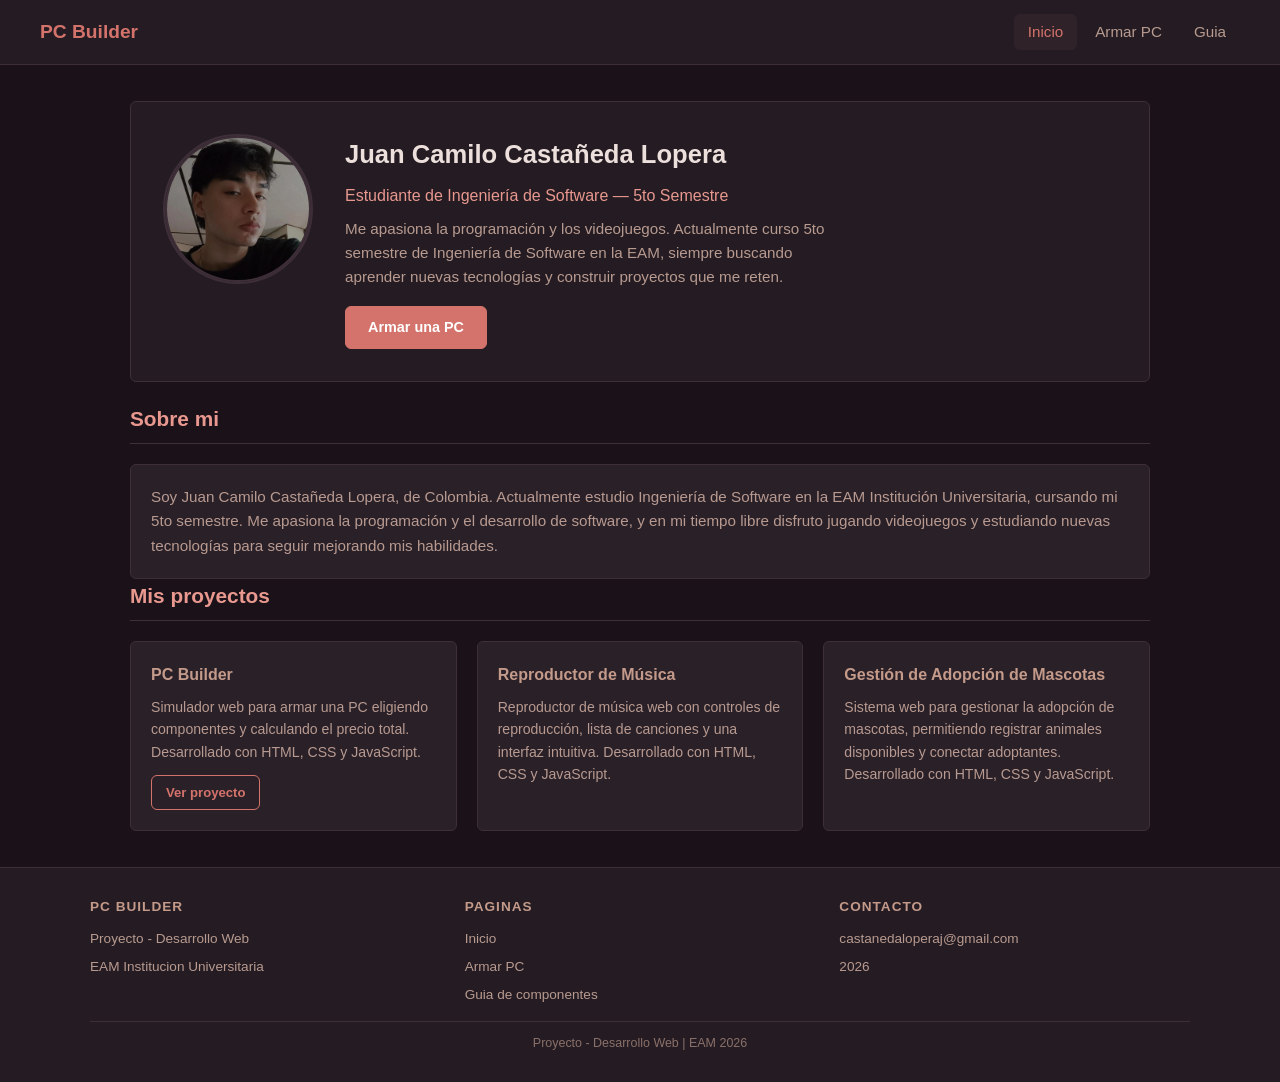
<file: index.html>
<!DOCTYPE html>
<html lang="es">

<head>
  <meta charset="UTF-8" />
  <meta name="viewport" content="width=device-width, initial-scale=1.0" />
  <title>PC Builder</title>
  <link rel="stylesheet" href="css/styles.css" />
</head>

<body>

  <header>
    <a href="index.html" class="logo">PC Builder</a>
    <nav>
      <ul>
        <li><a href="index.html" class="active">Inicio</a></li>
        <li><a href="pages/builder.html">Armar PC</a></li>
        <li>
          <a href="pages/guia.html">Guia</a>
          <ul class="submenu">
            <li><a href="pages/guia.html#cpu">Procesadores</a></li>
            <li><a href="pages/guia.html#gpu">Tarjetas de video</a></li>
            <li><a href="pages/guia.html#ram">Memoria RAM</a></li>
          </ul>
        </li>
      </ul>
    </nav>
  </header>

  <main>

    <!-- Aqui pongo mi foto y datos principales -->
    <section class="perfil">
      <div class="perfil-foto">
        <img class="perfil-foto" src="images/Screenshot_2026-03-18-15-46-43-124_com.miui.gallery[1].jpg" alt="">
      </div>
      <div class="perfil-info">
        <h1 class="perfil-nombre">Juan Camilo Castañeda Lopera</h1>
        <p class="perfil-titulo">Estudiante de Ingeniería de Software — 5to Semestre</p>
        <p class="perfil-desc">
          Me apasiona la programación y los videojuegos. Actualmente curso 5to semestre
          de Ingeniería de Software en la EAM, siempre buscando aprender nuevas tecnologías
          y construir proyectos que me reten.
        </p>
        <div style="margin-top: 8px;">
          <a href="pages/builder.html" class="btn btn-principal">Armar una PC</a>
        </div>
      </div>
    </section>

    <!-- Un poco sobre mi -->
    <section>
      <h2 class="titulo-seccion">Sobre mi</h2>
      <div class="card">
        <p style="color: var(--texto-suave); font-size: 0.95rem;">
          Soy Juan Camilo Castañeda Lopera, de Colombia. Actualmente estudio Ingeniería
          de Software en la EAM Institución Universitaria, cursando mi 5to semestre.
          Me apasiona la programación y el desarrollo de software, y en mi tiempo libre
          disfruto jugando videojuegos y estudiando nuevas tecnologías para seguir
          mejorando mis habilidades.
        </p>
      </div>
    </section>

    <!-- Los proyectos que he hecho -->
    <section>
      <h2 class="titulo-seccion">Mis proyectos</h2>
      <div class="cards-row">

        <article class="card">
          <h3 class="card-titulo">PC Builder</h3>
          <p style="color: var(--texto-suave); font-size: 0.88rem;">
            Simulador web para armar una PC eligiendo componentes y calculando el precio total.
            Desarrollado con HTML, CSS y JavaScript.
          </p>
          <div style="margin-top: 12px;">
            <a href="pages/builder.html" class="btn btn-contorno" style="font-size: 0.82rem; padding: 6px 14px;">Ver
              proyecto</a>
          </div>
        </article>

        <article class="card">
          <h3 class="card-titulo">Reproductor de Música</h3>
          <p style="color: var(--texto-suave); font-size: 0.88rem;">
            Reproductor de música web con controles de reproducción, lista de canciones
            y una interfaz intuitiva. Desarrollado con HTML, CSS y JavaScript.
          </p>
        </article>

        <article class="card">
          <h3 class="card-titulo">Gestión de Adopción de Mascotas</h3>
          <p style="color: var(--texto-suave); font-size: 0.88rem;">
            Sistema web para gestionar la adopción de mascotas, permitiendo registrar
            animales disponibles y conectar adoptantes. Desarrollado con HTML, CSS y JavaScript.
          </p>
        </article>

      </div>
    </section>

  </main>

  <footer>
    <div class="footer-inner">
      <div class="footer-col">
        <h4>PC Builder</h4>
        <p>Proyecto - Desarrollo Web</p>
        <p>EAM Institucion Universitaria</p>
      </div>
      <div class="footer-col">
        <h4>Paginas</h4>
        <a href="index.html">Inicio</a>
        <a href="pages/builder.html">Armar PC</a>
        <a href="pages/guia.html">Guia de componentes</a>
      </div>
      <div class="footer-col">
        <h4>Contacto</h4>
        <p>castanedaloperaj@gmail.com</p>
        <p>2026</p>
      </div>
    </div>
    <div class="footer-base">
      <p>Proyecto - Desarrollo Web | EAM 2026</p>
    </div>
  </footer>

</body>

</html>
</file>
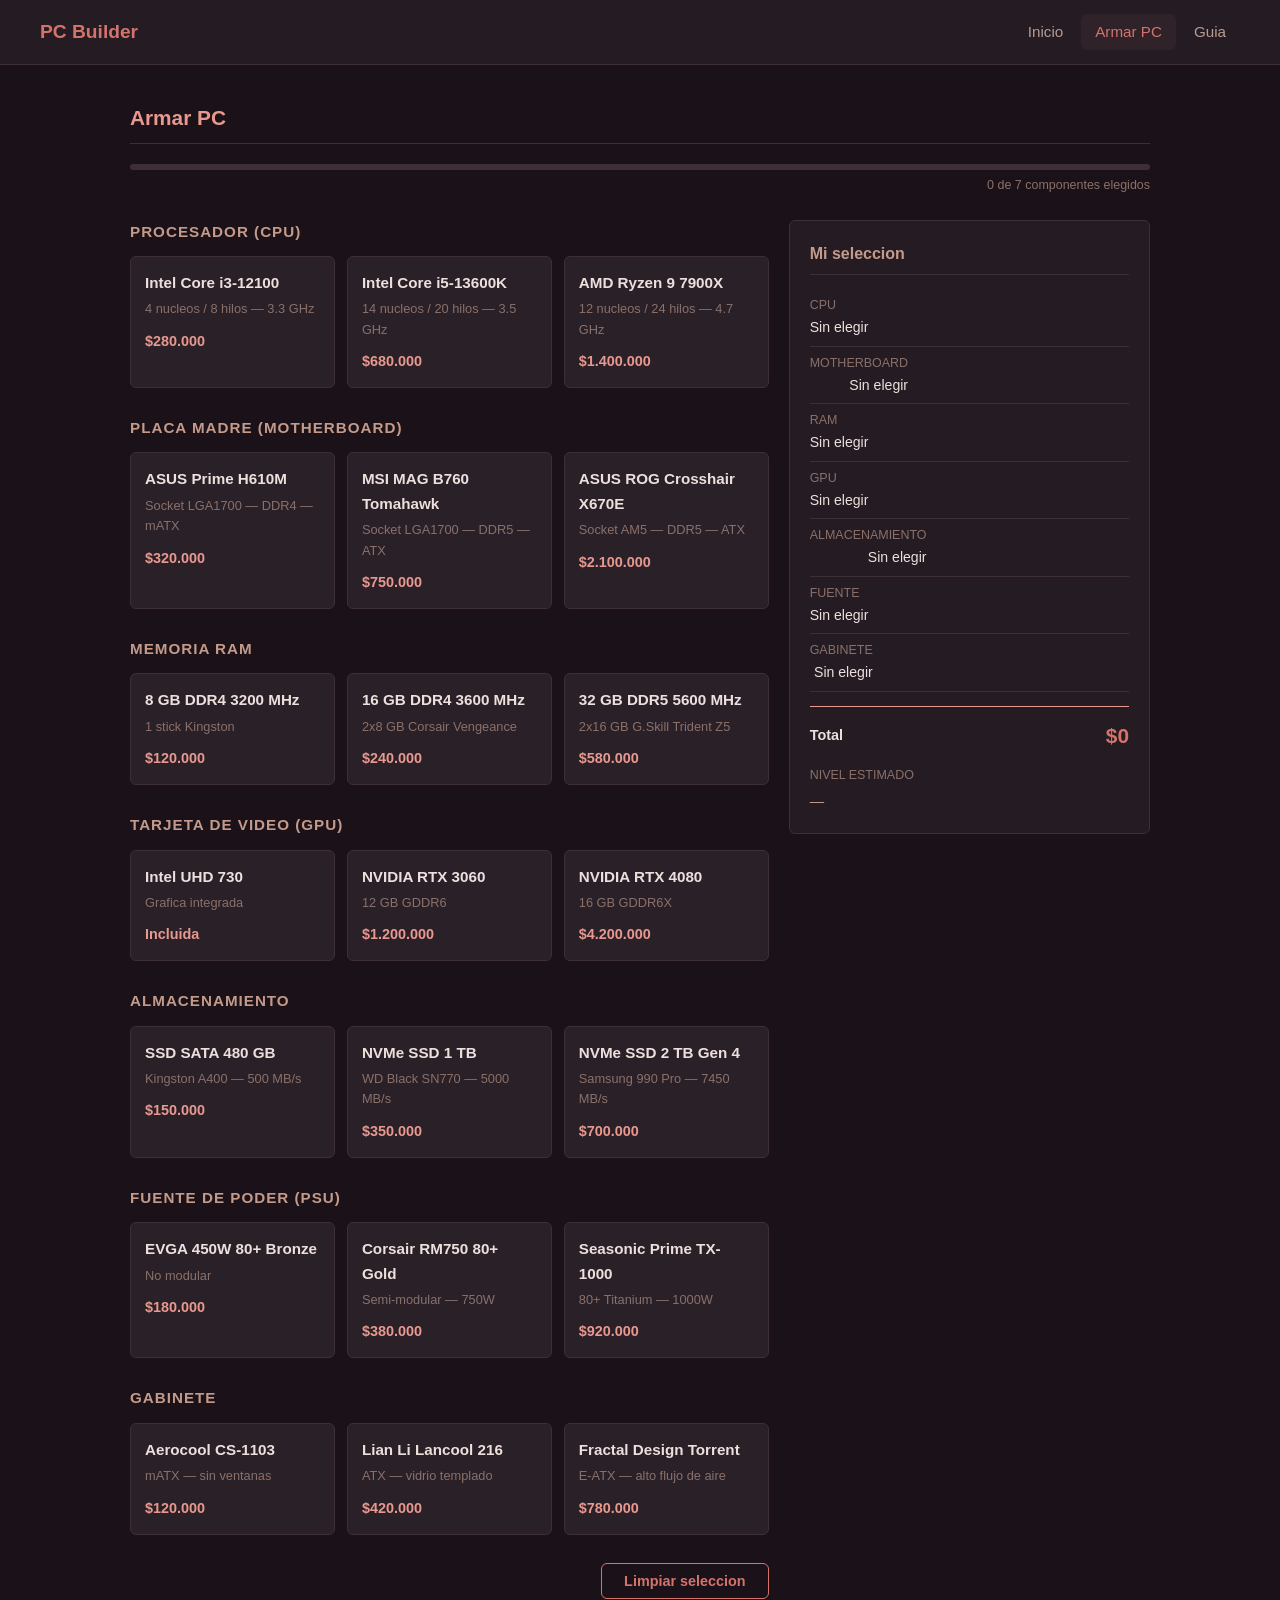
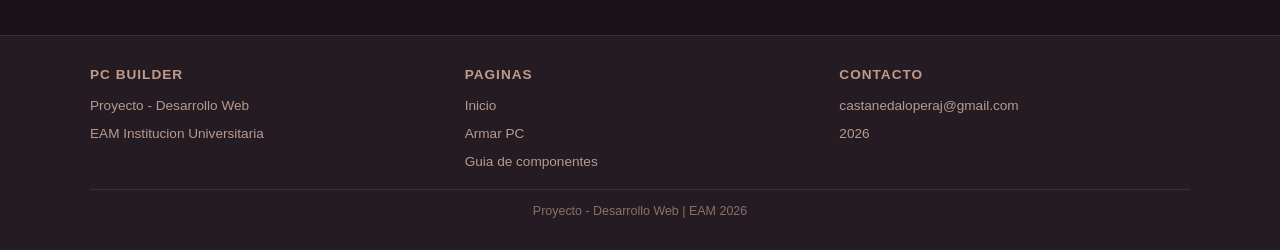
<file: pages/builder.html>
<!DOCTYPE html>
<html lang="es">
<head>
  <meta charset="UTF-8" />
  <meta name="viewport" content="width=device-width, initial-scale=1.0" />
  <title>Armar PC - PC Builder</title>
  <link rel="stylesheet" href="../css/styles.css" />
</head>
<body>

  <header>
    <a href="../index.html" class="logo">PC Builder</a>
    <nav>
      <ul>
        <li><a href="../index.html">Inicio</a></li>
        <li><a href="builder.html" class="active">Armar PC</a></li>
        <li>
          <a href="guia.html">Guia</a>
          <ul class="submenu">
            <li><a href="guia.html#cpu">Procesadores</a></li>
            <li><a href="guia.html#gpu">Tarjetas de video</a></li>
            <li><a href="guia.html#ram">Memoria RAM</a></li>
          </ul>
        </li>
      </ul>
    </nav>
  </header>

  <main>
    <h2 class="titulo-seccion">Armar PC</h2>

    <!-- La barrita que muestra cuantos componentes van -->
    <div style="margin-bottom: 24px;">
      <div class="barra-fondo">
        <div class="barra-relleno" id="barra" style="width: 0%;"></div>
      </div>
      <p class="barra-texto" id="progreso-texto">0 de 7 componentes elegidos</p>
    </div>

    <!-- Divido la pagina en dos: las opciones y el resumen -->
    <div class="layout-dos">

      <!-- Aqui van todas las opciones de componentes -->
      <article>

        <div class="grupo">
          <h3>Procesador (CPU)</h3>
          <div class="opciones">
            <div class="opcion">
              <span class="opcion-nombre">Intel Core i3-12100</span>
              <span class="opcion-spec">4 nucleos / 8 hilos — 3.3 GHz</span>
              <span class="opcion-precio">$280.000</span>
            </div>
            <div class="opcion">
              <span class="opcion-nombre">Intel Core i5-13600K</span>
              <span class="opcion-spec">14 nucleos / 20 hilos — 3.5 GHz</span>
              <span class="opcion-precio">$680.000</span>
            </div>
            <div class="opcion">
              <span class="opcion-nombre">AMD Ryzen 9 7900X</span>
              <span class="opcion-spec">12 nucleos / 24 hilos — 4.7 GHz</span>
              <span class="opcion-precio">$1.400.000</span>
            </div>
          </div>
        </div>

        <div class="grupo">
          <h3>Placa madre (Motherboard)</h3>
          <div class="opciones">
            <div class="opcion">
              <span class="opcion-nombre">ASUS Prime H610M</span>
              <span class="opcion-spec">Socket LGA1700 — DDR4 — mATX</span>
              <span class="opcion-precio">$320.000</span>
            </div>
            <div class="opcion">
              <span class="opcion-nombre">MSI MAG B760 Tomahawk</span>
              <span class="opcion-spec">Socket LGA1700 — DDR5 — ATX</span>
              <span class="opcion-precio">$750.000</span>
            </div>
            <div class="opcion">
              <span class="opcion-nombre">ASUS ROG Crosshair X670E</span>
              <span class="opcion-spec">Socket AM5 — DDR5 — ATX</span>
              <span class="opcion-precio">$2.100.000</span>
            </div>
          </div>
        </div>

        <div class="grupo">
          <h3>Memoria RAM</h3>
          <div class="opciones">
            <div class="opcion">
              <span class="opcion-nombre">8 GB DDR4 3200 MHz</span>
              <span class="opcion-spec">1 stick Kingston</span>
              <span class="opcion-precio">$120.000</span>
            </div>
            <div class="opcion">
              <span class="opcion-nombre">16 GB DDR4 3600 MHz</span>
              <span class="opcion-spec">2x8 GB Corsair Vengeance</span>
              <span class="opcion-precio">$240.000</span>
            </div>
            <div class="opcion">
              <span class="opcion-nombre">32 GB DDR5 5600 MHz</span>
              <span class="opcion-spec">2x16 GB G.Skill Trident Z5</span>
              <span class="opcion-precio">$580.000</span>
            </div>
          </div>
        </div>

        <div class="grupo">
          <h3>Tarjeta de video (GPU)</h3>
          <div class="opciones">
            <div class="opcion">
              <span class="opcion-nombre">Intel UHD 730</span>
              <span class="opcion-spec">Grafica integrada</span>
              <span class="opcion-precio">Incluida</span>
            </div>
            <div class="opcion">
              <span class="opcion-nombre">NVIDIA RTX 3060</span>
              <span class="opcion-spec">12 GB GDDR6</span>
              <span class="opcion-precio">$1.200.000</span>
            </div>
            <div class="opcion">
              <span class="opcion-nombre">NVIDIA RTX 4080</span>
              <span class="opcion-spec">16 GB GDDR6X</span>
              <span class="opcion-precio">$4.200.000</span>
            </div>
          </div>
        </div>

        <div class="grupo">
          <h3>Almacenamiento</h3>
          <div class="opciones">
            <div class="opcion">
              <span class="opcion-nombre">SSD SATA 480 GB</span>
              <span class="opcion-spec">Kingston A400 — 500 MB/s</span>
              <span class="opcion-precio">$150.000</span>
            </div>
            <div class="opcion">
              <span class="opcion-nombre">NVMe SSD 1 TB</span>
              <span class="opcion-spec">WD Black SN770 — 5000 MB/s</span>
              <span class="opcion-precio">$350.000</span>
            </div>
            <div class="opcion">
              <span class="opcion-nombre">NVMe SSD 2 TB Gen 4</span>
              <span class="opcion-spec">Samsung 990 Pro — 7450 MB/s</span>
              <span class="opcion-precio">$700.000</span>
            </div>
          </div>
        </div>

        <div class="grupo">
          <h3>Fuente de poder (PSU)</h3>
          <div class="opciones">
            <div class="opcion">
              <span class="opcion-nombre">EVGA 450W 80+ Bronze</span>
              <span class="opcion-spec">No modular</span>
              <span class="opcion-precio">$180.000</span>
            </div>
            <div class="opcion">
              <span class="opcion-nombre">Corsair RM750 80+ Gold</span>
              <span class="opcion-spec">Semi-modular — 750W</span>
              <span class="opcion-precio">$380.000</span>
            </div>
            <div class="opcion">
              <span class="opcion-nombre">Seasonic Prime TX-1000</span>
              <span class="opcion-spec">80+ Titanium — 1000W</span>
              <span class="opcion-precio">$920.000</span>
            </div>
          </div>
        </div>

        <div class="grupo">
          <h3>Gabinete</h3>
          <div class="opciones">
            <div class="opcion">
              <span class="opcion-nombre">Aerocool CS-1103</span>
              <span class="opcion-spec">mATX — sin ventanas</span>
              <span class="opcion-precio">$120.000</span>
            </div>
            <div class="opcion">
              <span class="opcion-nombre">Lian Li Lancool 216</span>
              <span class="opcion-spec">ATX — vidrio templado</span>
              <span class="opcion-precio">$420.000</span>
            </div>
            <div class="opcion">
              <span class="opcion-nombre">Fractal Design Torrent</span>
              <span class="opcion-spec">E-ATX — alto flujo de aire</span>
              <span class="opcion-precio">$780.000</span>
            </div>
          </div>
        </div>

        <div style="display: flex; justify-content: flex-end; margin-top: 8px; gap: 10px;">
          <button class="btn btn-contorno">Limpiar seleccion</button>
        </div>

      </article>

      <!-- Esto muestra lo que se va eligiendo -->
      <aside>
        <h3>Mi seleccion</h3>

        <div class="aside-fila">
          <div>
            <div class="aside-label">CPU</div>
            <div class="aside-valor" id="r-CPU">Sin elegir</div>
          </div>
        </div>
        <div class="aside-fila">
          <div>
            <div class="aside-label">Motherboard</div>
            <div class="aside-valor" id="r-Motherboard">Sin elegir</div>
          </div>
        </div>
        <div class="aside-fila">
          <div>
            <div class="aside-label">RAM</div>
            <div class="aside-valor" id="r-RAM">Sin elegir</div>
          </div>
        </div>
        <div class="aside-fila">
          <div>
            <div class="aside-label">GPU</div>
            <div class="aside-valor" id="r-GPU">Sin elegir</div>
          </div>
        </div>
        <div class="aside-fila">
          <div>
            <div class="aside-label">Almacenamiento</div>
            <div class="aside-valor" id="r-Almacenamiento">Sin elegir</div>
          </div>
        </div>
        <div class="aside-fila">
          <div>
            <div class="aside-label">Fuente</div>
            <div class="aside-valor" id="r-Fuente">Sin elegir</div>
          </div>
        </div>
        <div class="aside-fila">
          <div>
            <div class="aside-label">Gabinete</div>
            <div class="aside-valor" id="r-Gabinete">Sin elegir</div>
          </div>
        </div>

        <div class="total">
          <span class="total-label">Total</span>
          <span class="total-monto" id="total">$0</span>
        </div>

        <div style="margin-top: 14px;">
          <div class="aside-label" style="margin-bottom: 4px;">Nivel estimado</div>
          <div id="nivel" style="font-size: 0.9rem; color: var(--texto-suave);">—</div>
        </div>
      </aside>

    </div>
  </main>

  <footer>
    <div class="footer-inner">
      <div class="footer-col">
        <h4>PC Builder</h4>
        <p>Proyecto - Desarrollo Web</p>
        <p>EAM Institucion Universitaria</p>
      </div>
      <div class="footer-col">
        <h4>Paginas</h4>
        <a href="../index.html">Inicio</a>
        <a href="builder.html">Armar PC</a>
        <a href="guia.html">Guia de componentes</a>
      </div>
      <div class="footer-col">
        <h4>Contacto</h4>
        <p>castanedaloperaj@gmail.com</p>
        <p>2026</p>
      </div>
    </div>
    <div class="footer-base">
      <p>Proyecto - Desarrollo Web | EAM 2026</p>
    </div>
  </footer>


</body>
</html>
</file>
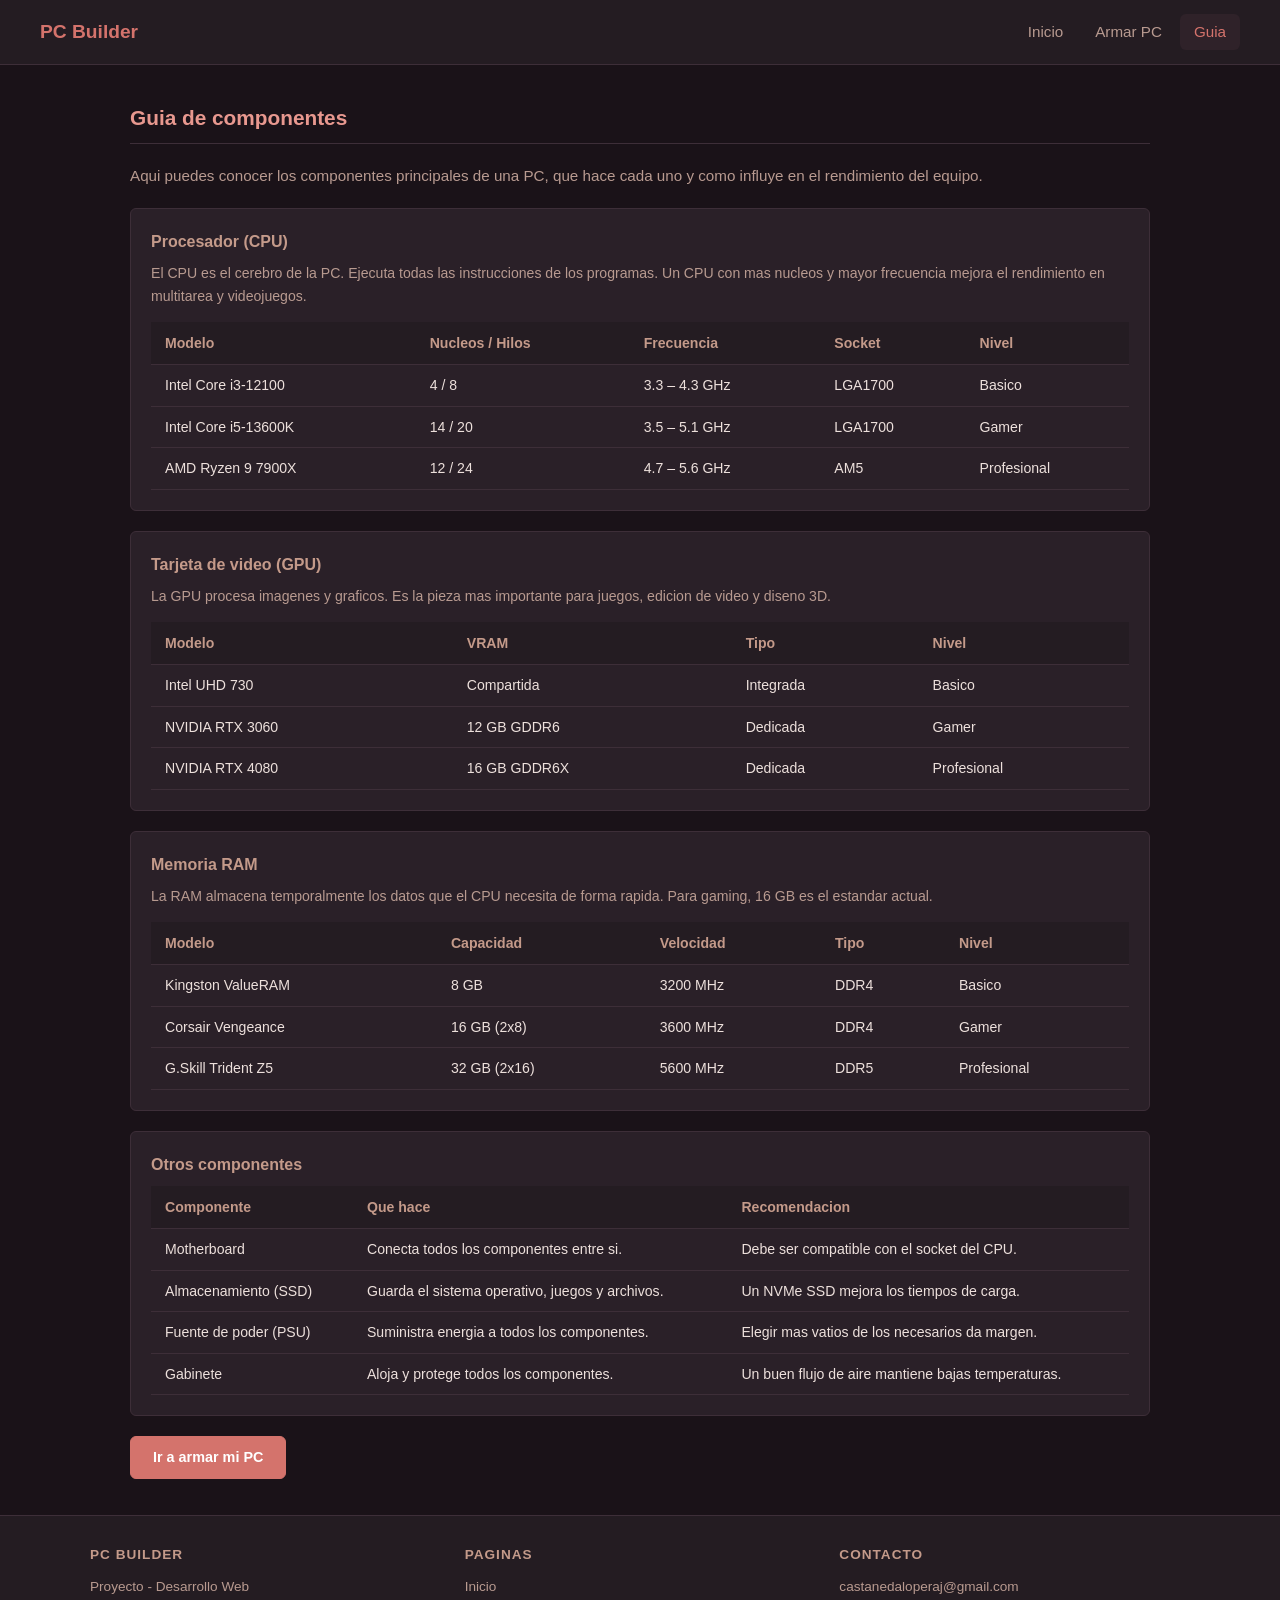
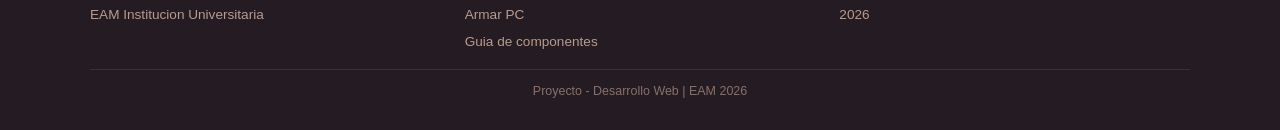
<file: pages/guia.html>
<!DOCTYPE html>
<html lang="es">
<head>
  <meta charset="UTF-8" />
  <meta name="viewport" content="width=device-width, initial-scale=1.0" />
  <title>Guia de componentes - PC Builder</title>
  <link rel="stylesheet" href="../css/styles.css" />
</head>
<body>

  <header>
    <a href="../index.html" class="logo">PC Builder</a>
    <nav>
      <ul>
        <li><a href="../index.html">Inicio</a></li>
        <li><a href="builder.html">Armar PC</a></li>
        <li>
          <a href="guia.html" class="active">Guia</a>
          <ul class="submenu">
            <li><a href="#cpu">Procesadores</a></li>
            <li><a href="#gpu">Tarjetas de video</a></li>
            <li><a href="#ram">Memoria RAM</a></li>
          </ul>
        </li>
      </ul>
    </nav>
  </header>

  <main>
    <div class="layout-uno">

      <section>
        <h2 class="titulo-seccion">Guia de componentes</h2>
        <p style="color: var(--texto-suave); font-size: 0.95rem;">
          Aqui puedes conocer los componentes principales de una PC, que hace cada uno
          y como influye en el rendimiento del equipo.
        </p>
      </section>

      <!-- Seccion de procesadores -->
      <section id="cpu">
        <div class="card">
          <h3 class="card-titulo">Procesador (CPU)</h3>
          <p style="color: var(--texto-suave); font-size: 0.88rem; margin-bottom: 14px;">
            El CPU es el cerebro de la PC. Ejecuta todas las instrucciones de los programas.
            Un CPU con mas nucleos y mayor frecuencia mejora el rendimiento en multitarea y videojuegos.
          </p>
          <div class="tabla-wrap">
            <table>
              <thead>
                <tr>
                  <th>Modelo</th>
                  <th>Nucleos / Hilos</th>
                  <th>Frecuencia</th>
                  <th>Socket</th>
                  <th>Nivel</th>
                </tr>
              </thead>
              <tbody>
                <tr>
                  <td>Intel Core i3-12100</td>
                  <td>4 / 8</td>
                  <td>3.3 – 4.3 GHz</td>
                  <td>LGA1700</td>
                  <td>Basico</td>
                </tr>
                <tr>
                  <td>Intel Core i5-13600K</td>
                  <td>14 / 20</td>
                  <td>3.5 – 5.1 GHz</td>
                  <td>LGA1700</td>
                  <td>Gamer</td>
                </tr>
                <tr>
                  <td>AMD Ryzen 9 7900X</td>
                  <td>12 / 24</td>
                  <td>4.7 – 5.6 GHz</td>
                  <td>AM5</td>
                  <td>Profesional</td>
                </tr>
              </tbody>
            </table>
          </div>
        </div>
      </section>

      <!-- Seccion de tarjetas de video -->
      <section id="gpu">
        <div class="card">
          <h3 class="card-titulo">Tarjeta de video (GPU)</h3>
          <p style="color: var(--texto-suave); font-size: 0.88rem; margin-bottom: 14px;">
            La GPU procesa imagenes y graficos. Es la pieza mas importante para juegos,
            edicion de video y diseno 3D.
          </p>
          <div class="tabla-wrap">
            <table>
              <thead>
                <tr>
                  <th>Modelo</th>
                  <th>VRAM</th>
                  <th>Tipo</th>
                  <th>Nivel</th>
                </tr>
              </thead>
              <tbody>
                <tr>
                  <td>Intel UHD 730</td>
                  <td>Compartida</td>
                  <td>Integrada</td>
                  <td>Basico</td>
                </tr>
                <tr>
                  <td>NVIDIA RTX 3060</td>
                  <td>12 GB GDDR6</td>
                  <td>Dedicada</td>
                  <td>Gamer</td>
                </tr>
                <tr>
                  <td>NVIDIA RTX 4080</td>
                  <td>16 GB GDDR6X</td>
                  <td>Dedicada</td>
                  <td>Profesional</td>
                </tr>
              </tbody>
            </table>
          </div>
        </div>
      </section>

      <!-- Seccion de memoria RAM -->
      <section id="ram">
        <div class="card">
          <h3 class="card-titulo">Memoria RAM</h3>
          <p style="color: var(--texto-suave); font-size: 0.88rem; margin-bottom: 14px;">
            La RAM almacena temporalmente los datos que el CPU necesita de forma rapida.
            Para gaming, 16 GB es el estandar actual.
          </p>
          <div class="tabla-wrap">
            <table>
              <thead>
                <tr>
                  <th>Modelo</th>
                  <th>Capacidad</th>
                  <th>Velocidad</th>
                  <th>Tipo</th>
                  <th>Nivel</th>
                </tr>
              </thead>
              <tbody>
                <tr>
                  <td>Kingston ValueRAM</td>
                  <td>8 GB</td>
                  <td>3200 MHz</td>
                  <td>DDR4</td>
                  <td>Basico</td>
                </tr>
                <tr>
                  <td>Corsair Vengeance</td>
                  <td>16 GB (2x8)</td>
                  <td>3600 MHz</td>
                  <td>DDR4</td>
                  <td>Gamer</td>
                </tr>
                <tr>
                  <td>G.Skill Trident Z5</td>
                  <td>32 GB (2x16)</td>
                  <td>5600 MHz</td>
                  <td>DDR5</td>
                  <td>Profesional</td>
                </tr>
              </tbody>
            </table>
          </div>
        </div>
      </section>

      <!-- Los demas componentes que tambien importan -->
      <section>
        <div class="card">
          <h3 class="card-titulo">Otros componentes</h3>
          <div class="tabla-wrap">
            <table>
              <thead>
                <tr>
                  <th>Componente</th>
                  <th>Que hace</th>
                  <th>Recomendacion</th>
                </tr>
              </thead>
              <tbody>
                <tr>
                  <td>Motherboard</td>
                  <td>Conecta todos los componentes entre si.</td>
                  <td>Debe ser compatible con el socket del CPU.</td>
                </tr>
                <tr>
                  <td>Almacenamiento (SSD)</td>
                  <td>Guarda el sistema operativo, juegos y archivos.</td>
                  <td>Un NVMe SSD mejora los tiempos de carga.</td>
                </tr>
                <tr>
                  <td>Fuente de poder (PSU)</td>
                  <td>Suministra energia a todos los componentes.</td>
                  <td>Elegir mas vatios de los necesarios da margen.</td>
                </tr>
                <tr>
                  <td>Gabinete</td>
                  <td>Aloja y protege todos los componentes.</td>
                  <td>Un buen flujo de aire mantiene bajas temperaturas.</td>
                </tr>
              </tbody>
            </table>
          </div>
        </div>
      </section>

      <div>
        <a href="builder.html" class="btn btn-principal">Ir a armar mi PC</a>
      </div>

    </div>
  </main>

  <footer>
    <div class="footer-inner">
      <div class="footer-col">
        <h4>PC Builder</h4>
        <p>Proyecto - Desarrollo Web</p>
        <p>EAM Institucion Universitaria</p>
      </div>
      <div class="footer-col">
        <h4>Paginas</h4>
        <a href="../index.html">Inicio</a>
        <a href="builder.html">Armar PC</a>
        <a href="guia.html">Guia de componentes</a>
      </div>
      <div class="footer-col">
        <h4>Contacto</h4>
        <p>castanedaloperaj@gmail.com</p>
        <p>2026</p>
      </div>
    </div>
    <div class="footer-base">
      <p>Proyecto - Desarrollo Web | EAM 2026</p>
    </div>
  </footer>

</body>
</html>
</file>
<file: css/styles.css>
/* 
   Estilos de PC Builder
   Hice este CSS para el proyecto de Desarrollo Web
   Uso colores oscuros con tonos rojos pastel que me gustan
   La fuente es Arial y todo el layout esta hecho con Flexbox
*/

/* Aqui defino los colores y variables que uso en todo el sitio */
:root {
  --fondo: #1a1218;
  --superficie: #241c22;
  --card: #2a2028;
  --borde: #3d2e38;

  --rojo: #d4736c;
  --rojo-suave: #e8988f;
  --cafe: #c49a8a;
  --cafe-claro: #d4b5a0;
  --crema: #2f2229;

  --texto: #ede0dc;
  --texto-suave: #b89a90;
  --texto-mini: #8a706a;

  --radio: 6px;
  --gap: 20px;
}

/* Reset basico para que todo se vea igual en cualquier navegador */
* {
  box-sizing: border-box;
  margin: 0;
  padding: 0;
}

body {
  background-color: var(--fondo);
  color: var(--texto);
  font-family: Arial, sans-serif;
  font-size: 16px;
  line-height: 1.6;
  display: flex;
  flex-direction: column;
  min-height: 100vh;
}

/* La barra de navegacion de arriba */
header {
  background-color: var(--superficie);
  border-bottom: 1px solid var(--borde);
  padding: 14px 40px;
  display: flex;
  align-items: center;
  justify-content: space-between;
  gap: 16px;
  position: sticky;
  top: 0;
  
}

.logo {
  text-decoration: none;
  font-size: 1.2rem;
  font-weight: bold;
  color: var(--rojo);
}

/* Menu de navegacion */
nav ul {
  list-style: none;
  display: flex;
  gap: 4px;
}

nav ul li {
  position: relative;
}

nav ul li a {
  text-decoration: none;
  color: var(--texto-suave);
  font-size: 0.95rem;
  padding: 6px 14px;
  border-radius: var(--radio);
  display: block;
}

nav ul li a:hover,
nav ul li a.active {
  background-color: var(--crema);
  color: var(--rojo);
}

/* El submenu que sale al pasar el mouse por encima de Guia */
nav ul li .submenu {
  display: none;
  position: absolute;
  top: 100%;
  left: 0;
  background-color: var(--card);
  border: 1px solid var(--borde);
  border-radius: var(--radio);
  min-width: 150px;
  flex-direction: column;
  padding: 6px 0;
  z-index: 10;
}

nav ul li:hover .submenu {
  display: flex;
}

nav ul li .submenu li a {
  border-radius: 0;
  font-size: 0.88rem;
  padding: 7px 16px;
}

/* Contenido principal, lo centro y le pongo un ancho maximo */
main {
  flex: 1;
  max-width: 1100px;
  width: 100%;
  margin: 0 auto;
  padding: 36px 40px;
}

/* Para poner dos columnas lado a lado (lo uso en el builder) */
.layout-dos {
  display: flex;
  gap: var(--gap);
  align-items: flex-start;
}

.layout-dos article {
  flex: 2;
  min-width: 0;
}

.layout-dos aside {
  flex: 1;
  min-width: 240px;
}

/* Para poner todo en una sola columna (lo uso en la guia) */
.layout-uno {
  display: flex;
  flex-direction: column;
  gap: var(--gap);
}

/* Los titulos de cada seccion */
.titulo-seccion {
  font-size: 1.3rem;
  font-weight: bold;
  color: var(--rojo-suave);
  border-bottom: 1px solid var(--borde);
  padding-bottom: 8px;
  margin-bottom: 20px;
}

/* Mi perfil en la pagina de inicio */
.perfil {
  display: flex;
  gap: 32px;
  align-items: flex-start;
  background-color: var(--superficie);
  border: 1px solid var(--borde);
  border-radius: var(--radio);
  padding: 32px;
  margin-bottom: var(--gap);
}

.perfil-foto {
  width: 150px;
  height: 150px;
  border-radius: 50%;
  border: 2px solid var(--borde);
  background-color: var(--crema);
  flex-shrink: 0;
  display: flex;
  align-items: center;
  justify-content: center;
  color: var(--texto-mini);
  font-size: 0.85rem;
  text-align: center;
  overflow: hidden;
}

.perfil-foto img {
  width: 100%;
  height: 100%;
  object-fit: cover;
}

.perfil-info {
  display: flex;
  flex-direction: column;
  gap: 8px;
}

.perfil-nombre {
  font-size: 1.6rem;
  font-weight: bold;
  color: var(--texto);
}

.perfil-titulo {
  font-size: 1rem;
  color: var(--rojo-suave);
}

.perfil-desc {
  font-size: 0.95rem;
  color: var(--texto-suave);
  max-width: 500px;
}

/* Las tarjetas que uso para mostrar info */
.card {
  background-color: var(--card);
  border: 1px solid var(--borde);
  border-radius: var(--radio);
  padding: 20px;
}

.card-titulo {
  font-size: 1rem;
  font-weight: bold;
  color: var(--cafe);
  margin-bottom: 8px;
}

/* Fila de tarjetas, se acomodan una al lado de otra */
.cards-row {
  display: flex;
  flex-wrap: wrap;
  gap: var(--gap);
}

.cards-row .card {
  flex: 1;
  min-width: 200px;
}

/* Cada grupo de componentes en el builder */
.grupo {
  margin-bottom: 28px;
}

.grupo h3 {
  font-size: 0.95rem;
  font-weight: bold;
  color: var(--cafe);
  text-transform: uppercase;
  letter-spacing: 1px;
  margin-bottom: 12px;
}

/* Las opciones de cada componente */
.opciones {
  display: flex;
  flex-wrap: wrap;
  gap: 12px;
}

.opcion {
  flex: 1;
  min-width: 170px;
  max-width: 240px;
  background-color: var(--card);
  border: 1px solid var(--borde);
  border-radius: var(--radio);
  padding: 14px;
  cursor: pointer;
  display: flex;
  flex-direction: column;
  gap: 4px;
}

.opcion:hover {
  border-color: var(--rojo-suave);
}

.opcion.seleccionada {
  border-color: var(--rojo);
  background-color: var(--crema);
}

.opcion-nombre {
  font-size: 0.95rem;
  font-weight: bold;
  color: var(--texto);
}

.opcion-spec {
  font-size: 0.8rem;
  color: var(--texto-mini);
}

.opcion-precio {
  font-size: 0.9rem;
  font-weight: bold;
  color: var(--rojo-suave);
  margin-top: 6px;
}

/* La barra lateral donde se ve el resumen de lo elegido */
aside {
  background-color: var(--superficie);
  border: 1px solid var(--borde);
  border-radius: var(--radio);
  padding: 20px;
}

aside h3 {
  font-size: 1rem;
  font-weight: bold;
  color: var(--cafe);
  margin-bottom: 14px;
  border-bottom: 1px solid var(--borde);
  padding-bottom: 8px;
}

.aside-fila {
  display: flex;
  justify-content: space-between;
  align-items: flex-start;
  padding: 7px 0;
  border-bottom: 1px solid var(--borde);
  gap: 8px;
}

.aside-fila:last-of-type {
  border-bottom: none;
}

.aside-label {
  font-size: 0.78rem;
  color: var(--texto-mini);
  text-transform: uppercase;
}

.aside-valor {
  font-size: 0.88rem;
  color: var(--texto);
  text-align: right;
  flex: 1;
}

/* El total del precio */
.total {
  display: flex;
  justify-content: space-between;
  align-items: center;
  margin-top: 14px;
  padding-top: 12px;
  border-top: 1px solid var(--rojo-suave);
}

.total-label {
  font-size: 0.9rem;
  font-weight: bold;
  color: var(--texto);
}

.total-monto {
  font-size: 1.3rem;
  font-weight: bold;
  color: var(--rojo);
}

/* La barra de progreso del builder */
.barra-fondo {
  background-color: var(--borde);
  border-radius: 10px;
  height: 6px;
  margin: 14px 0 6px;
}

.barra-relleno {
  height: 6px;
  border-radius: 10px;
  background-color: var(--rojo-suave);
}

.barra-texto {
  font-size: 0.78rem;
  color: var(--texto-mini);
  text-align: right;
}

/* Estilos de los botones */
.btn {
  display: inline-block;
  padding: 9px 22px;
  border-radius: var(--radio);
  font-family: Arial, sans-serif;
  font-size: 0.9rem;
  font-weight: bold;
  text-decoration: none;
  border: 1px solid transparent;
  cursor: pointer;
}

/* Boton rojo relleno */
.btn-principal {
  background-color: var(--rojo);
  color: #fff;
  border-color: var(--rojo);
}

.btn-principal:hover {
  background-color: var(--rojo-suave);
  border-color: var(--rojo-suave);
}

/* Boton solo con borde */
.btn-contorno {
  background-color: transparent;
  color: var(--rojo);
  border-color: var(--rojo);
}

.btn-contorno:hover {
  background-color: var(--crema);
}

/* Las tablas de la guia de componentes */
.tabla-wrap {
  overflow-x: auto;
}

table {
  width: 100%;
  border-collapse: collapse;
  font-size: 0.88rem;
}

thead th {
  background-color: var(--superficie);
  color: var(--cafe);
  font-weight: bold;
  text-align: left;
  padding: 10px 14px;
  border-bottom: 1px solid var(--borde);
}

tbody tr {
  border-bottom: 1px solid var(--borde);
}

tbody td {
  padding: 9px 14px;
  color: var(--texto);
}

/* El pie de pagina */
footer {
  background-color: var(--superficie);
  border-top: 1px solid var(--borde);
  padding: 28px 40px;
  margin-top: auto;
}

.footer-inner {
  max-width: 1100px;
  margin: 0 auto;
  display: flex;
  justify-content: space-between;
  flex-wrap: wrap;
  gap: 24px;
}

.footer-col {
  display: flex;
  flex-direction: column;
  gap: 6px;
  flex: 1;
  min-width: 160px;
}

.footer-col h4 {
  font-size: 0.85rem;
  font-weight: bold;
  color: var(--cafe);
  text-transform: uppercase;
  letter-spacing: 1px;
  margin-bottom: 4px;
}

.footer-col a,
.footer-col p {
  font-size: 0.85rem;
  color: var(--texto-suave);
  text-decoration: none;
}

.footer-col a:hover {
  color: var(--rojo);
}

.footer-base {
  max-width: 1100px;
  margin: 16px auto 0;
  padding-top: 12px;
  border-top: 1px solid var(--borde);
  text-align: center;
  font-size: 0.78rem;
  color: var(--texto-mini);
}
</file>
